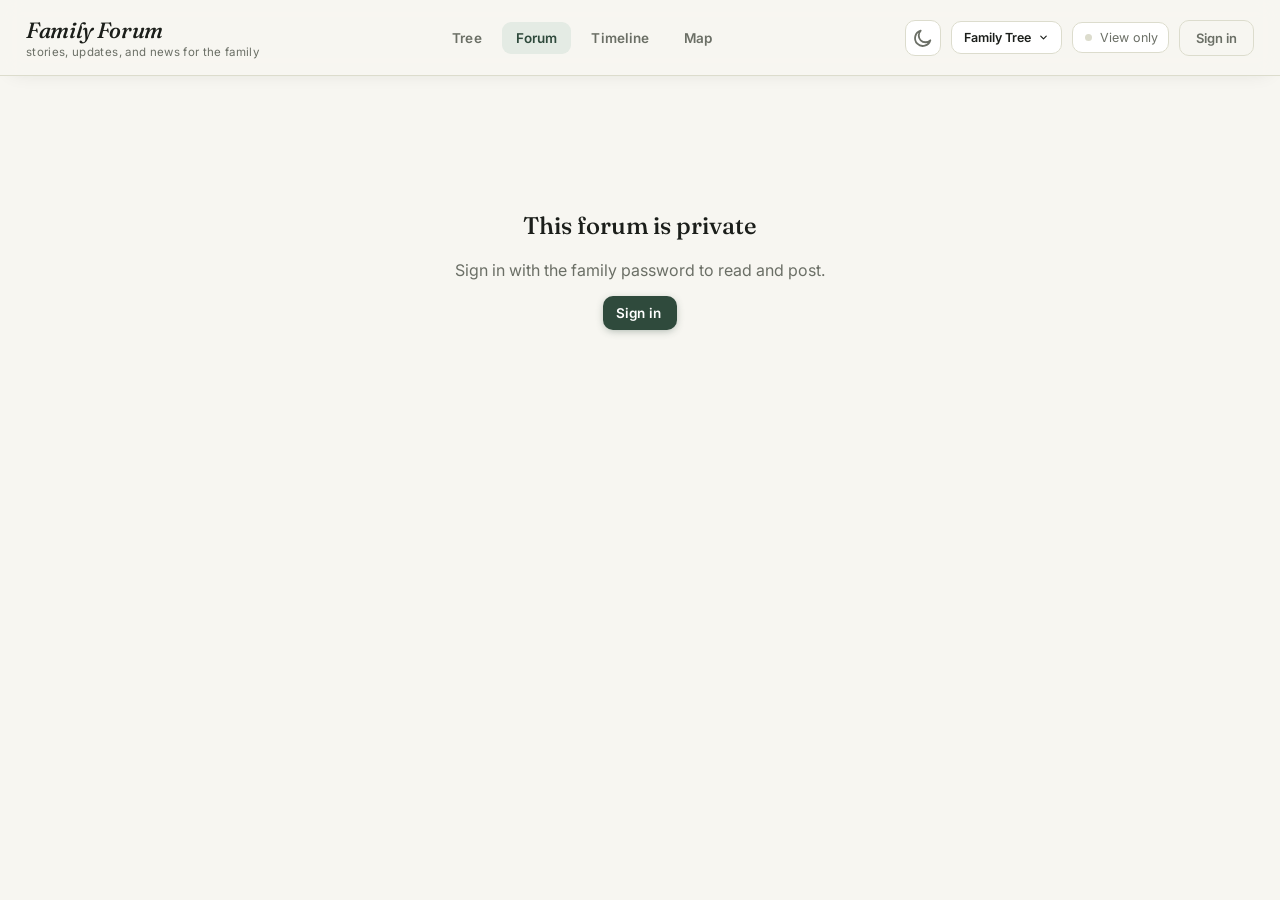
<file: forum.html>
<!DOCTYPE html>
<html lang="en">
<head>
<meta charset="UTF-8">
<meta name="viewport" content="width=device-width, initial-scale=1.0">
<title>Family Forum</title>
<link rel="preconnect" href="https://fonts.googleapis.com">
<link rel="preconnect" href="https://fonts.gstatic.com" crossorigin>
<link href="https://fonts.googleapis.com/css2?family=Fraunces:ital,opsz,wght@0,9..144,400;0,9..144,500;0,9..144,600;1,9..144,500&family=Inter:wght@400;500;600;700&display=swap" rel="stylesheet">
<link rel="stylesheet" href="css/style.css">
</head>
<body>

<div class="topnav">
  <div class="brand">
    <div class="mark">Family Forum</div>
    <div class="sub">stories, updates, and news for the family</div>
  </div>
  <div class="navlinks">
    <a href="index.html">Tree</a>
    <a href="forum.html" class="active">Forum</a>
    <a href="timeline.html">Timeline</a>
    <a href="map.html">Map</a>
  </div>
  <div class="controls">
    <button class="iconbtn search-trigger" type="button" title="Search people (or just start typing)" aria-label="Search people">
      <svg viewBox="0 0 24 24" width="16" height="16" fill="none" stroke="currentColor" stroke-width="2.2" stroke-linecap="round"><circle cx="11" cy="11" r="7"/><path d="M20 20l-3.5-3.5"/></svg>
    </button>
    <button class="iconbtn theme-toggle" type="button" title="Toggle dark mode"></button>
    <div class="family-switch" id="familySwitch">
      <button class="family-pill" id="familyPillBtn" type="button">
        <span id="familyPillLabel">Family Tree</span>
        <svg viewBox="0 0 24 24" width="11" height="11" fill="none" stroke="currentColor" stroke-width="2.5" stroke-linecap="round" stroke-linejoin="round"><polyline points="6 9 12 15 18 9"/></svg>
      </button>
      <div class="family-menu" id="familyMenu"></div>
    </div>
    <div class="auth-pill" id="authPill"><span class="dot"></span><span class="label">View only</span></div>
    <button class="btn-ghost" id="signBtn">Sign in</button>
  </div>
</div>

<div class="forum-wrap" id="forumWrap">
  <!-- Locked state -->
  <div class="forum-locked" id="forumLocked" style="display:none;">
    <h2>This forum is private</h2>
    <p>Sign in with the family password to read and post.</p>
    <button class="btn-primary" id="lockedSignIn" style="margin:16px auto 0;">Sign in</button>
  </div>

  <!-- List view -->
  <div id="listView" style="display:none;">
    <div class="forum-header">
      <h1>Latest posts</h1>
      <button class="btn-primary" id="newPostBtn">
        <svg viewBox="0 0 24 24" fill="none" stroke="currentColor" stroke-width="2.4" stroke-linecap="round"><line x1="12" y1="5" x2="12" y2="19"/><line x1="5" y1="12" x2="19" y2="12"/></svg>
        <span class="btn-label">New post</span>
      </button>
    </div>
    <div id="postList"></div>
    <div class="empty-forum" id="emptyForum" style="display:none;">No posts yet — be the first to share something.</div>
  </div>

  <!-- Single post view -->
  <div id="postView" style="display:none;">
    <button class="back-link" id="backToList">&larr; Back to all posts</button>
    <div class="post-full" id="postFull"></div>
  </div>
</div>

<!-- New post modal -->
<div class="overlay" id="postOverlay">
  <div class="modal" style="width:520px;">
    <h3>New post</h3>
    <p class="subhead">Share an update, story, or memory with the family.</p>
    <div class="error-msg" id="postError"></div>
    <div class="field">
      <label>Your name</label>
      <input type="text" id="postAuthor" placeholder="e.g. Grandma Rosa">
    </div>
    <div class="field">
      <label>Title</label>
      <input type="text" id="postTitle" placeholder="What's this about?">
    </div>
    <div class="field">
      <label>Message</label>
      <textarea id="postBody" style="min-height:160px;" placeholder="Write your post..."></textarea>
    </div>
    <div class="modal-actions">
      <div style="display:flex; gap:8px; margin-left:auto;">
        <button class="btn-ghost" id="postCancel">Cancel</button>
        <button class="btn-primary" id="postSubmit">Publish</button>
      </div>
    </div>
  </div>
</div>

<!-- Login modal (shared) -->
<div class="overlay" id="loginOverlay">
  <div class="modal" style="width:340px;">
    <h3>Sign in</h3>
    <p class="subhead">Enter the family password to read and post on the forum.</p>
    <div class="error-msg" id="loginError"></div>
    <div class="field">
      <label>Password</label>
      <input type="password" id="loginPassword" placeholder="Family password">
    </div>
    <div class="modal-actions">
      <div style="display:flex; gap:8px; margin-left:auto;">
        <button class="btn-ghost" id="loginCancel">Cancel</button>
        <button class="btn-primary" id="loginSubmit">Sign in</button>
      </div>
    </div>
  </div>
</div>

<script src="js/auth-shared.js"></script>
<div id="searchHost"></div>
<script src="js/forum.js"></script>
<script src="js/search.js"></script>
</body>
</html>
</file>
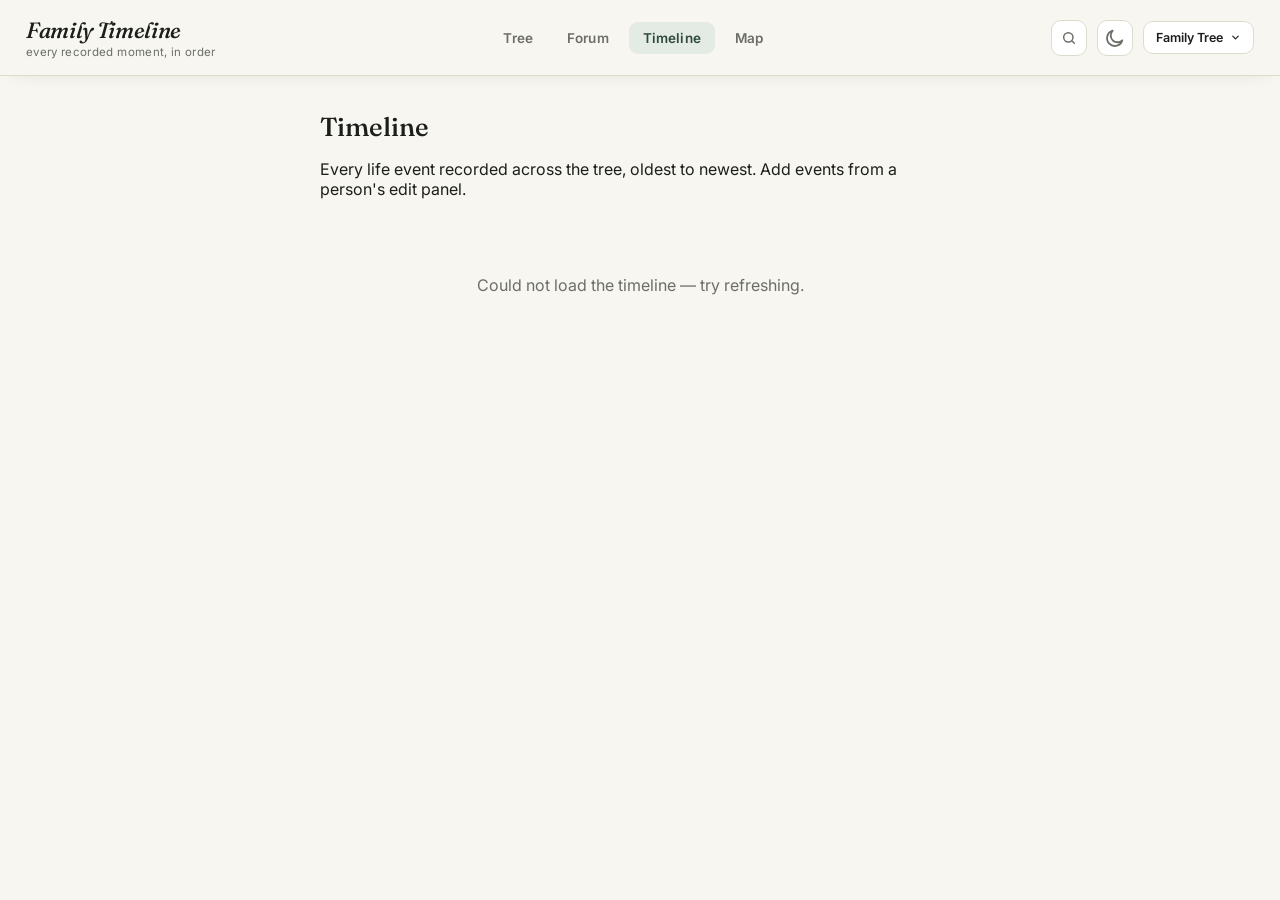
<file: timeline.html>
<!DOCTYPE html>
<html lang="en">
<head>
<meta charset="UTF-8">
<meta name="viewport" content="width=device-width, initial-scale=1.0">
<title>Family Timeline</title>
<link rel="preconnect" href="https://fonts.googleapis.com">
<link rel="preconnect" href="https://fonts.gstatic.com" crossorigin>
<link href="https://fonts.googleapis.com/css2?family=Fraunces:ital,opsz,wght@0,9..144,400;0,9..144,500;0,9..144,600;1,9..144,500&family=Inter:wght@400;500;600;700&display=swap" rel="stylesheet">
<link rel="stylesheet" href="css/style.css">
</head>
<body>

<div class="topnav">
  <div class="brand">
    <div class="mark">Family Timeline</div>
    <div class="sub">every recorded moment, in order</div>
  </div>
  <div class="navlinks">
    <a href="index.html">Tree</a>
    <a href="forum.html">Forum</a>
    <a href="timeline.html" class="active">Timeline</a>
    <a href="map.html">Map</a>
  </div>
  <div class="controls">
    <button class="iconbtn search-trigger" type="button" title="Search people (or just start typing)" aria-label="Search people">
      <svg viewBox="0 0 24 24" width="16" height="16" fill="none" stroke="currentColor" stroke-width="2.2" stroke-linecap="round"><circle cx="11" cy="11" r="7"/><path d="M20 20l-3.5-3.5"/></svg>
    </button>
    <button class="iconbtn theme-toggle" type="button" title="Toggle dark mode"></button>
    <div class="family-switch" id="familySwitch">
      <button class="family-pill" id="familyPillBtn" type="button">
        <span id="familyPillLabel">Family Tree</span>
        <svg viewBox="0 0 24 24" width="11" height="11" fill="none" stroke="currentColor" stroke-width="2.5" stroke-linecap="round" stroke-linejoin="round"><polyline points="6 9 12 15 18 9"/></svg>
      </button>
      <div class="family-menu" id="familyMenu"></div>
    </div>
  </div>
</div>

<div class="timeline-wrap" id="timelineWrap">
  <div class="timeline-header" id="timelineHeader">
    <h1>Timeline</h1>
    <p class="hint-sm">Every life event recorded across the tree, oldest to newest. Add events from a person's edit panel.</p>
  </div>
  <div id="timelineList"></div>
  <div class="empty-timeline" id="emptyTimeline" style="display:none;">No events recorded yet.</div>
</div>

<script src="js/auth-shared.js"></script>
<div id="searchHost"></div>
<script src="js/timeline.js"></script>
<script src="js/search.js"></script>
</body>
</html>
</file>
<file: css/style.css>
:root{
  --paper:#f7f6f1;
  --paper-dim:#eeece4;
  --ink:#1b1e1a;
  --ink-soft:#6b6f66;
  --line:#dcdccd;
  --accent:#2f4a3c;
  --accent-soft:#e4ebe4;
  --divorced:#b3826a;
  --card:#ffffff;
  --danger:#b3413a;
  --radius:16px;
  --shadow: 0 1px 2px rgba(27,30,26,0.05), 0 8px 24px rgba(27,30,26,0.07);
  --glow: rgba(47,74,60,0.45);
  --nav-bg: rgba(247,246,241,0.88);
  --vignette: rgba(47,74,60,0.05);
}
html[data-theme="dark"]{
  --paper:#14171a;
  --paper-dim:#1e2226;
  --ink:#e8e9e4;
  --ink-soft:#9aa39c;
  --line:#2c3238;
  --accent:#7fb096;
  --accent-soft:#243329;
  --divorced:#c99377;
  --card:#1b1f23;
  --danger:#e2776e;
  --shadow: 0 1px 2px rgba(0,0,0,0.35), 0 8px 24px rgba(0,0,0,0.4);
  --glow: rgba(127,176,150,0.5);
  --nav-bg: rgba(20,23,26,0.88);
  --vignette: rgba(127,176,150,0.07);
}
html[data-theme="dark"] img{ opacity:0.94; }
html[data-theme="dark"] input[type=date]{ color-scheme:dark; }
*{box-sizing:border-box;}
html,body{ margin:0; padding:0; background:var(--paper); color:var(--ink);
  font-family:'Inter',sans-serif; -webkit-font-smoothing:antialiased; }
img{ max-width:100%; }

/* ---------- Top nav (shared) ---------- */
.topnav{
  display:flex; align-items:center; justify-content:space-between;
  padding:16px 26px; background:var(--nav-bg); backdrop-filter:blur(10px); -webkit-backdrop-filter:blur(10px);
  box-shadow:0 1px 0 var(--line), 0 8px 20px -12px rgba(27,30,26,0.12);
  flex-wrap:wrap; gap:14px; position:relative; z-index:30;
}
.brand{ display:flex; flex-direction:column; gap:1px; }
.brand .mark{ font-family:'Fraunces',serif; font-style:italic; font-weight:500;
  font-size:22px; letter-spacing:-0.015em; color:var(--ink); cursor:default; }
.brand .mark.editable{ cursor:text; border-bottom:1px dashed transparent; }
.brand .mark.editable:hover{ border-bottom-color:var(--line); }
.brand .sub{ font-size:11.5px; color:var(--ink-soft); letter-spacing:0.03em; }
.brand input.title-edit{
  font-family:'Fraunces',serif; font-style:italic; font-weight:500; font-size:22px;
  border:1px solid var(--accent); border-radius:8px; padding:2px 8px; background:var(--card);
  color:var(--ink); outline:none;
}

.navlinks{ display:flex; align-items:center; gap:6px; }
.navlinks a{
  text-decoration:none; color:var(--ink-soft); font-size:13.5px; font-weight:600;
  padding:8px 14px; border-radius:9px; letter-spacing:0.01em; transition:all .15s ease;
}
.navlinks a:hover{ background:var(--paper-dim); color:var(--ink); }
.navlinks a.active{ background:var(--accent-soft); color:var(--accent); }

.controls{ display:flex; align-items:center; gap:10px; flex-wrap:wrap; }

.family-switch{ position:relative; }
.family-pill{ display:flex; align-items:center; gap:7px; background:var(--card); border:1px solid var(--line);
  border-radius:10px; padding:8px 12px; font-family:'Inter'; font-size:12.5px; font-weight:600;
  color:var(--ink); cursor:pointer; transition:border-color .15s ease; }
.family-pill:hover{ border-color:var(--accent); }
.family-pill.single{ cursor:default; }
.family-pill.single:hover{ border-color:var(--line); }
.family-pill.single svg{ display:none; }
.family-menu{ position:absolute; top:calc(100% + 6px); left:0; background:var(--card); border:1px solid var(--line);
  border-radius:12px; box-shadow:var(--shadow); min-width:190px; max-height:280px; overflow-y:auto;
  padding:6px; z-index:50; display:none; }
.family-menu.show{ display:block; }
.family-menu a{ display:block; padding:8px 11px; border-radius:8px; font-size:13px; color:var(--ink);
  text-decoration:none; white-space:nowrap; overflow:hidden; text-overflow:ellipsis; }
.family-menu a:hover{ background:var(--paper-dim); }
.family-menu a.active{ background:var(--accent-soft); color:var(--accent); font-weight:600; }
.auth-pill{
  display:flex; align-items:center; gap:8px; font-size:12.5px; color:var(--ink-soft);
  border:1px solid var(--line); border-radius:10px; padding:7px 10px 7px 12px; background:var(--card);
}
.auth-pill .dot{ width:7px; height:7px; border-radius:50%; background:var(--line); }
.auth-pill.on .dot{ background:var(--accent); }
.auth-pill.on{ border-color:var(--accent); color:var(--accent); }

.segmented{ display:flex; border:1px solid var(--line); border-radius:10px; overflow:hidden; background:var(--card); }
.segmented button{ border:none; background:transparent; padding:8px 11px; font-family:'Inter';
  display:flex; align-items:center; justify-content:center; width:38px; height:36px;
  font-size:13px; font-weight:600; color:var(--ink-soft); cursor:pointer; letter-spacing:0.02em;
  transition:background .15s ease, color .15s ease; }
.segmented button svg{ width:18px; height:18px; }
.segmented button.active{ background:var(--accent); color:#fff; }
.segmented button:not(.active):hover{ background:var(--paper-dim); color:var(--ink); }

.iconbtn{ width:36px; height:36px; border-radius:10px; border:1px solid var(--line);
  background:var(--card); color:var(--ink-soft); font-size:16px; cursor:pointer;
  display:flex; align-items:center; justify-content:center; transition:all .15s ease; }
.iconbtn:hover{ background:var(--paper-dim); color:var(--ink); }

.btn-primary{ display:flex; align-items:center; gap:7px; background:var(--accent); color:#fff;
  border:none; border-radius:10px; padding:9px 16px 9px 13px; font-family:'Inter'; font-weight:600;
  font-size:13.5px; cursor:pointer; letter-spacing:0.01em; box-shadow:0 2px 8px -2px var(--glow);
  transition:transform .12s ease, opacity .12s ease, box-shadow .12s ease; }
.btn-primary:hover{ opacity:0.92; box-shadow:0 4px 14px -2px var(--glow); }
.btn-primary:active{ transform:scale(0.97); }
.btn-primary svg{ width:15px; height:15px; }
.btn-primary:disabled{ opacity:.5; cursor:default; }

.btn-ghost{ background:none; border:1px solid var(--line); border-radius:10px; padding:9px 16px;
  font-family:'Inter'; font-size:13px; font-weight:600; color:var(--ink-soft); cursor:pointer; }
.btn-ghost:hover{ background:var(--paper-dim); }
.btn-danger{ color:var(--danger); border-color:transparent; background:none; font-size:12.5px;
  font-weight:600; cursor:pointer; }
.btn-danger:hover{ text-decoration:underline; }

/* ---------- Generic overlay / modal ---------- */
.overlay{ position:fixed; inset:0; background:rgba(27,30,26,0.35); display:flex;
  align-items:center; justify-content:center; z-index:200; opacity:0; pointer-events:none;
  transition:opacity .18s ease; padding:20px; }
.overlay.show{ opacity:1; pointer-events:auto; }
.modal{ background:var(--card); border-radius:20px; width:420px; max-width:94vw;
  max-height:88vh; overflow-y:auto; padding:26px; box-shadow:0 20px 60px rgba(0,0,0,0.18);
  transform:translateY(10px) scale(0.98); transition:transform .18s ease; }
.overlay.show .modal{ transform:translateY(0) scale(1); }
.modal h3{ font-family:'Fraunces',serif; font-weight:500; font-size:20px; margin:0 0 4px; }
.modal .subhead{ font-size:12.5px; color:var(--ink-soft); margin:0 0 18px; }
.modal .error-msg{ background:var(--accent-soft); color:var(--danger); border-radius:9px; padding:9px 12px;
  font-size:12.5px; margin-bottom:14px; display:none; }
.modal .error-msg.show{ display:block; }

.field{ margin-bottom:16px; }
.field label{ display:block; font-size:12px; font-weight:600; color:var(--ink-soft); margin-bottom:7px; letter-spacing:0.02em; }
.field input[type=text], .field input[type=date], .field input[type=password], .field textarea{
  width:100%; padding:10px 12px; border:1px solid var(--line); border-radius:10px;
  font-family:'Inter'; font-size:14px; background:var(--paper); color:var(--ink); }
.field textarea{ resize:vertical; min-height:80px; }
.field input:focus, .field textarea:focus, .field select:focus{ outline:none; border-color:var(--accent); }
.field select{ width:100%; padding:10px 12px; border:1px solid var(--line); border-radius:10px;
  font-family:'Inter'; font-size:14px; background:var(--paper); color:var(--ink); }
.field .row2{ display:grid; grid-template-columns:1fr 1fr; gap:10px; }
.field .hint-sm{ font-size:11px; color:var(--ink-soft); margin-top:6px; }

.photo-row{ display:flex; align-items:center; gap:14px; }
.photo-preview{ width:60px; height:60px; border-radius:50%; background:var(--paper-dim);
  background-size:cover; background-position:center; border:1px solid var(--line);
  display:flex; align-items:center; justify-content:center; color:var(--ink-soft); font-size:20px; flex-shrink:0; }
.file-btn{ border:1px solid var(--line); background:var(--card); padding:8px 14px;
  border-radius:9px; font-size:12.5px; font-weight:600; color:var(--ink); cursor:pointer; }
.file-btn:hover{ border-color:var(--accent); }

.radio-group{ display:flex; flex-direction:column; gap:8px; }
.radio-opt{ display:flex; align-items:center; gap:9px; padding:9px 11px; border:1px solid var(--line);
  border-radius:10px; cursor:pointer; font-size:13.5px; transition:border-color .15s ease, background .15s ease; }
.radio-opt:hover{ border-color:var(--accent); }
.radio-opt.checked{ border-color:var(--accent); background:var(--accent-soft); }
.radio-opt input{ accent-color:var(--accent); }

.pick-list{ max-height:150px; overflow-y:auto; border:1px solid var(--line); border-radius:10px;
  margin-top:8px; display:none; }
.pick-list.show{ display:block; }
.pick-row{ display:flex; align-items:center; gap:9px; padding:8px 11px; font-size:13px;
  border-bottom:1px solid var(--line); cursor:pointer; }
.pick-row:last-child{ border-bottom:none; }
.pick-row:hover{ background:var(--paper-dim); }
.pick-row.disabled{ opacity:0.55; cursor:default; background:var(--accent-soft); }
.pick-row input{ accent-color:var(--accent); }
.pick-row .mini-avatar{ width:22px; height:22px; border-radius:50%; background-size:cover;
  background-position:center; background-color:var(--accent); flex-shrink:0; }
.hint{ font-size:11px; color:var(--ink-soft); margin-top:6px; }
.fixed-target{ display:flex; align-items:center; gap:9px; padding:9px 11px; border:1px solid var(--accent);
  background:var(--accent-soft); border-radius:10px; font-size:13.5px; margin-bottom:10px; }
.fixed-target .fixed-and{ color:var(--ink-soft); font-style:italic; font-size:12px; }

.conn-list{ display:flex; flex-direction:column; gap:6px; margin-bottom:16px; }
.conn-tag{ font-size:12.5px; color:var(--ink-soft); }
.conn-tag b{ color:var(--ink); font-weight:600; }

.modal-actions{ display:flex; justify-content:space-between; align-items:center; margin-top:22px; gap:10px; }

/* ---------- Collapsible sections (Memory Capsule, Life events) ---------- */
.section-group{ border:1px solid var(--line); border-radius:12px; margin-bottom:16px; padding:2px 14px 14px; }
.section-group summary{ cursor:pointer; font-weight:600; font-size:13.5px; padding:12px 0; list-style:none;
  color:var(--ink); display:flex; align-items:center; }
.section-group summary::-webkit-details-marker{ display:none; }
.section-group summary::before{ content:'▸'; margin-right:8px; color:var(--ink-soft); font-size:11px; transition:transform .15s ease; }
.section-group[open] summary::before{ transform:rotate(90deg); }
.section-group > .hint-sm{ margin:-6px 0 12px; }

.capsule-text-field, .capsule-file-field{ margin-bottom:16px; }
.capsule-text-field:last-child, .capsule-file-field:last-child{ margin-bottom:0; }
.capsule-text-field label, .capsule-file-field label{ display:block; font-size:12px; font-weight:600;
  color:var(--ink-soft); margin-bottom:7px; letter-spacing:0.02em; }

.tag-list{ display:flex; flex-wrap:wrap; gap:6px; margin-bottom:8px; }
.tag-list:empty{ display:none; margin:0; }
.tag-chip{ display:flex; align-items:center; gap:6px; background:var(--paper-dim); border-radius:20px;
  padding:5px 6px 5px 12px; font-size:12.5px; color:var(--ink); max-width:260px; }
.tag-chip span{ overflow:hidden; text-overflow:ellipsis; white-space:nowrap; }
.tag-chip button{ width:16px; height:16px; border-radius:50%; border:none; background:var(--line); color:var(--ink-soft);
  display:flex; align-items:center; justify-content:center; cursor:pointer; font-size:10px; line-height:1; padding:0; flex-shrink:0; }
.tag-chip button:hover{ background:var(--danger); color:#fff; }
.tag-add-row{ display:flex; gap:8px; }
.tag-add-row input{ flex:1; padding:8px 11px; border:1px solid var(--line); border-radius:9px; font-size:13px;
  font-family:'Inter'; background:var(--paper); color:var(--ink); }
.tag-add-row button{ flex-shrink:0; padding:8px 14px; font-size:12.5px; }

.file-list{ display:flex; flex-direction:column; gap:6px; margin-bottom:8px; }
.file-list:empty{ display:none; margin:0; }
.file-row{ display:flex; align-items:center; gap:9px; padding:8px 10px; border:1px solid var(--line); border-radius:9px;
  font-size:12.5px; background:var(--paper); }
.file-row .file-icon{ width:26px; height:26px; border-radius:7px; background:var(--accent-soft); color:var(--accent);
  display:flex; align-items:center; justify-content:center; flex-shrink:0; font-size:12px; font-weight:700; }
.file-row a{ color:var(--ink); text-decoration:none; flex:1; overflow:hidden; text-overflow:ellipsis; white-space:nowrap; }
.file-row a:hover{ text-decoration:underline; }
.file-row button{ width:20px; height:20px; border-radius:50%; border:none; background:var(--line); color:var(--ink-soft);
  display:flex; align-items:center; justify-content:center; cursor:pointer; font-size:11px; flex-shrink:0; padding:0; }
.file-row button:hover{ background:var(--danger); color:#fff; }
.file-row.uploading{ opacity:0.55; }

.events-list{ display:flex; flex-direction:column; gap:8px; margin-bottom:12px; }
.events-list:empty{ margin:0; }
.event-row{ padding:10px 12px; border:1px solid var(--line); border-radius:9px; background:var(--paper); }
.event-row .erow-top{ display:flex; justify-content:space-between; align-items:flex-start; gap:8px; }
.event-row .etitle{ font-weight:600; font-size:13px; color:var(--ink); }
.event-row .edate{ font-size:11px; color:var(--ink-soft); white-space:nowrap; padding-top:1px; }
.event-row .edesc{ font-size:12.5px; color:var(--ink-soft); margin-top:4px; line-height:1.5; white-space:pre-wrap; }
.event-row .erm{ width:20px; height:20px; border-radius:50%; border:none; background:var(--line); color:var(--ink-soft);
  display:flex; align-items:center; justify-content:center; cursor:pointer; font-size:11px; flex-shrink:0; padding:0; }
.event-row .erm:hover{ background:var(--danger); color:#fff; }
.event-add-row{ display:flex; flex-direction:column; gap:8px; }
.event-add-row input, .event-add-row textarea{ padding:9px 11px; border:1px solid var(--line); border-radius:9px;
  font-size:13px; font-family:'Inter'; background:var(--paper); color:var(--ink); resize:vertical; }
.event-add-row button{ align-self:flex-start; }

/* ---------- Gallery manager (edit modal) ---------- */
.gallery-grid{ display:grid; grid-template-columns:repeat(4,1fr); gap:8px; margin-top:10px; }
.gallery-thumb{ position:relative; width:100%; aspect-ratio:1; border-radius:10px; overflow:hidden;
  background-size:cover; background-position:center; border:1px solid var(--line); }
.gallery-thumb .rm{ position:absolute; top:3px; right:3px; width:20px; height:20px; border-radius:50%;
  background:rgba(27,30,26,0.65); color:#fff; border:none; font-size:12px; cursor:pointer;
  display:flex; align-items:center; justify-content:center; }
.gallery-add{ display:flex; align-items:center; justify-content:center; aspect-ratio:1;
  border:1.5px dashed var(--line); border-radius:10px; cursor:pointer; color:var(--ink-soft); font-size:20px; }
.gallery-add:hover{ border-color:var(--accent); color:var(--accent); }

/* ---------- Cropper modal ---------- */
.crop-wrap{ max-height:52vh; overflow:hidden; background:#000; border-radius:12px; margin-bottom:16px; }
.crop-wrap img{ display:block; max-width:100%; }
.crop-shape-toggle{ display:flex; gap:8px; margin-bottom:14px; }
.crop-shape-toggle button{ flex:1; }

/* ---------- Bio view modal ---------- */
.bio-modal{ width:480px; }
.bio-head{ display:flex; gap:16px; align-items:center; margin-bottom:18px; }
.bio-avatar{ width:84px; height:84px; border-radius:50%; background-size:cover; background-position:center;
  border:2px solid var(--card); box-shadow:0 0 0 1px var(--line); flex-shrink:0;
  display:flex; align-items:center; justify-content:center; font-family:'Fraunces',serif;
  font-weight:500; font-size:26px; color:#fff; }
.bio-head h3{ margin:0 0 4px; font-size:22px; }
.bio-dates{ font-size:12.5px; color:var(--ink-soft); }
.bio-facts{ display:flex; flex-direction:column; gap:10px; margin-bottom:18px; }
.bio-fact{ display:flex; gap:10px; font-size:13.5px; }
.bio-fact .k{ color:var(--ink-soft); min-width:96px; flex-shrink:0; font-weight:600; font-size:12px;
  text-transform:uppercase; letter-spacing:0.04em; padding-top:1px; }
.bio-fact .v{ color:var(--ink); line-height:1.5; }
.bio-section-title{ font-size:12px; font-weight:600; color:var(--ink-soft); text-transform:uppercase;
  letter-spacing:0.04em; margin:18px 0 10px; }
.bio-gallery{ display:grid; grid-template-columns:repeat(3,1fr); gap:8px; }

.bio-events{ display:flex; flex-direction:column; gap:10px; }
.bio-timeline-link{ display:inline-block; margin-top:12px; font-size:12.5px; font-weight:600; color:var(--accent); text-decoration:none; }
.bio-timeline-link:hover{ text-decoration:underline; }
.bio-event{ display:flex; gap:12px; }
.bio-event .be-dot{ width:8px; height:8px; border-radius:50%; background:var(--accent); flex-shrink:0; margin-top:6px; }
.bio-event .be-body{ flex:1; }
.bio-event .be-date{ font-size:11px; color:var(--ink-soft); text-transform:uppercase; letter-spacing:0.04em; font-weight:600; }
.bio-event .be-title{ font-size:13.5px; color:var(--ink); font-weight:600; margin-top:1px; }
.bio-event .be-desc{ font-size:12.5px; color:var(--ink-soft); margin-top:3px; line-height:1.55; white-space:pre-wrap; }

.bio-capsule .bc-group{ margin-bottom:16px; }
.bio-capsule .bc-group:last-child{ margin-bottom:0; }
.bio-capsule .bc-label{ font-size:11px; font-weight:600; color:var(--ink-soft); text-transform:uppercase;
  letter-spacing:0.04em; margin-bottom:8px; }
.bio-capsule .bc-tags{ display:flex; flex-wrap:wrap; gap:6px; }
.bio-capsule .bc-tag{ background:var(--paper-dim); border-radius:20px; padding:5px 12px; font-size:12.5px; color:var(--ink); }
.bio-capsule .bc-quote{ font-size:13px; font-style:italic; color:var(--ink); line-height:1.55; padding:8px 0 8px 12px;
  border-left:2px solid var(--accent-soft); margin-bottom:6px; }
.bio-capsule .bc-files{ display:flex; flex-direction:column; gap:6px; }
.bio-capsule .bc-file{ display:flex; align-items:center; gap:9px; padding:8px 10px; border:1px solid var(--line);
  border-radius:9px; font-size:12.5px; }
.bio-capsule .bc-file .bcf-icon{ width:24px; height:24px; border-radius:6px; background:var(--accent-soft);
  color:var(--accent); display:flex; align-items:center; justify-content:center; font-size:11px; font-weight:700; flex-shrink:0; }
.bio-capsule .bc-file a{ color:var(--ink); text-decoration:none; overflow:hidden; text-overflow:ellipsis; white-space:nowrap; }
.bio-capsule .bc-file a:hover{ text-decoration:underline; }
.bio-capsule audio, .bio-capsule video{ width:100%; border-radius:9px; display:block; margin-bottom:4px; }
.bio-gallery img{ width:100%; aspect-ratio:1; object-fit:cover; border-radius:10px; cursor:pointer;
  border:1px solid var(--line); }
.lightbox{ position:fixed; inset:0; background:rgba(0,0,0,0.82); display:flex; align-items:center;
  justify-content:center; z-index:300; opacity:0; pointer-events:none; transition:opacity .15s ease; }
.lightbox.show{ opacity:1; pointer-events:auto; }
.lightbox img{ max-width:90vw; max-height:88vh; border-radius:8px; }
.lightbox .close{ position:absolute; top:20px; right:26px; color:#fff; font-size:28px; cursor:pointer;
  background:none; border:none; }

::-webkit-scrollbar{ width:8px; }
::-webkit-scrollbar-thumb{ background:var(--line); border-radius:8px; }

/* ---------- Tree page ---------- */
.app{ display:flex; flex-direction:column; flex:1; min-height:0; width:100%; }
.viewport{ position:relative; flex:1; min-height:0; overflow:hidden; cursor:grab; touch-action:none;
  background-color:var(--paper);
  background-image:
    radial-gradient(circle at 1px 1px, var(--line) 1px, transparent 0),
    radial-gradient(ellipse at 50% 0%, var(--vignette), transparent 60%);
  background-size:28px 28px, 100% 100%; background-position:0 0, 0 0; }
.viewport.grabbing{ cursor:grabbing; }
#stage{ position:absolute; top:50%; left:50%; transform-origin:0 0; will-change:transform; }
svg#lines{ position:absolute; top:-4000px; left:-4000px; width:8000px; height:8000px; overflow:visible;
  pointer-events:none; }
path.branch{ fill:none; stroke:var(--line); stroke-width:2.25; }
line.union-link{ stroke-linecap:round; }
line.union-married{ stroke:var(--accent); stroke-width:2.5; }
line.union-partner{ stroke:var(--accent); stroke-width:2; stroke-dasharray:1 5; }
line.union-divorced{ stroke:var(--divorced); stroke-width:1.75; stroke-dasharray:6 5; opacity:0.8; }
circle.union-dot{ fill:var(--card); stroke-width:2.25; }
circle.union-dot.married{ fill:var(--accent); stroke:var(--accent); }
circle.union-dot.partner{ fill:var(--card); stroke:var(--accent); }
circle.union-dot.divorced{ fill:var(--card); stroke:var(--divorced); r:3.5; }
#nodes{ position:absolute; top:-4000px; left:-4000px; }
.node{ position:absolute; width:132px; display:flex; flex-direction:column; align-items:center;
  transform:translate(-50%,-50%);
  transition: box-shadow .15s ease, transform .35s ease, opacity .18s ease, filter .18s ease; }
.node .card{ width:100%; background:var(--card); border:1px solid var(--line); border-radius:var(--radius);
  box-shadow:var(--shadow); padding:14px 10px 12px; display:flex; flex-direction:column; align-items:center;
  gap:8px; position:relative; cursor:pointer; transition:border-color .18s ease, box-shadow .18s ease, transform .18s ease; }
.node .card:hover{ border-color:var(--accent); transform:translateY(-3px);
  box-shadow:0 2px 4px rgba(27,30,26,0.05), 0 16px 32px -8px rgba(27,30,26,0.16); }
.avatar{ width:60px; height:60px; border-radius:50%; background-size:cover; background-position:center;
  display:flex; align-items:center; justify-content:center; font-family:'Fraunces',serif; font-weight:500;
  font-size:19px; color:#fff; border:2.5px solid var(--card); box-shadow:0 0 0 1px var(--line), 0 2px 6px rgba(27,30,26,0.08); flex-shrink:0; }
.node .name{ font-family:'Fraunces',serif; font-weight:500; font-size:14.5px; text-align:center;
  line-height:1.25; color:var(--ink); max-width:110px; overflow-wrap:break-word; }
.node .age{ font-size:11px; color:var(--ink-soft); letter-spacing:0.02em; margin-top:-4px; }
.node .nickname{ font-size:11px; color:var(--ink-soft); font-style:italic; margin-top:-4px; max-width:110px;
  overflow:hidden; text-overflow:ellipsis; white-space:nowrap; }
.bio-nickname{ font-size:13px; color:var(--ink-soft); font-style:italic; margin-top:1px; }
.node .actions{ position:absolute; top:-14px; left:50%; transform:translateX(-50%); display:flex; gap:4px;
  opacity:0; transition:opacity .15s ease; }
.node .card:hover .actions{ opacity:1; }
.node .actions button{ width:26px; height:26px; border-radius:50%; border:1px solid var(--line);
  background:var(--card); color:var(--ink-soft); cursor:pointer; display:flex; align-items:center;
  justify-content:center; box-shadow:var(--shadow); }
.node .actions button svg{ width:13px; height:13px; }
.node .actions button:hover{ background:var(--accent); color:#fff; border-color:var(--accent); }
body.locked .node .actions{ display:none !important; }

.lock-badge{ position:absolute; top:-6px; right:-6px; width:22px; height:22px; border-radius:50%;
  background:var(--card); border:1px solid var(--line); color:var(--ink-soft); box-shadow:var(--shadow);
  display:flex; align-items:center; justify-content:center; }
.lock-badge svg{ width:11px; height:11px; }

.lock-toggle{ display:flex; align-items:center; gap:9px; font-size:13.5px; color:var(--ink); cursor:pointer; }
.lock-toggle input{ accent-color:var(--accent); width:16px; height:16px; cursor:pointer; }
.btn-danger:disabled{ opacity:0.4; cursor:not-allowed; text-decoration:none; }

/* Touch devices have no hover, so these action buttons (edit/add child/add
   partner) would otherwise be unreachable — keep them visible when signed in. */
@media (hover:none){
  body:not(.locked) .node .actions{ opacity:1; }
}

/* ---------- Hover lineage highlight ---------- */
.node.lineage-dim{ opacity:0.22; filter:grayscale(45%); }
.node.lineage-on .card{
  border-color:var(--accent);
  box-shadow: 0 0 0 3px var(--accent-soft), 0 0 22px 5px var(--glow), var(--shadow);
}
.node.lineage-on .avatar{ box-shadow:0 0 0 3px var(--card), 0 0 14px 3px var(--glow); }
path.branch.lineage-on{ stroke:var(--accent); stroke-width:3.5; filter:drop-shadow(0 0 4px var(--glow)); }
line.union-link.lineage-on{ stroke:var(--accent); filter:drop-shadow(0 0 4px var(--glow)); }
circle.union-dot.lineage-on{ fill:var(--accent); stroke:var(--accent); filter:drop-shadow(0 0 4px var(--glow)); }

/* A divorced ex who has since been superseded by a current partner is
   docked next to their co-parent rather than floating off elsewhere, and
   rendered smaller so the current relationship still reads as primary. */
.node.secondary{ width:96px; }
.node.secondary .avatar{ width:44px; height:44px; font-size:14px; }
.node.secondary .name{ font-size:12px; max-width:88px; }
.node.secondary .age{ font-size:10px; }
.node.secondary .card{ padding:10px 8px 9px; gap:6px; }

/* Circle mode uses a compact card so the ring radii (which are derived
   from card footprint) stay tight — this is what lets everything render
   larger on screen instead of being zoomed out to fit a huge diagram.
   These widths must match CIRCLE_NODE_W / CIRCLE_EX_NODE_W in tree.js. */
.viewport.mode-circle .node{ width:86px; }
.viewport.mode-circle .node.secondary{ width:68px; }
.viewport.mode-circle .node .card{ padding:9px 6px 8px; gap:5px; border-radius:12px; }
.viewport.mode-circle .node .avatar{ width:44px; height:44px; font-size:15px; border-width:2px; }
.viewport.mode-circle .node.secondary .avatar{ width:34px; height:34px; font-size:12px; }
.viewport.mode-circle .node .name{ font-size:11.5px; max-width:78px; line-height:1.2; }
.viewport.mode-circle .node.secondary .name{ font-size:10px; max-width:62px; }
.viewport.mode-circle .node .age,
.viewport.mode-circle .node .nickname{ font-size:9.5px; margin-top:-3px; }
.viewport.mode-circle .node.secondary .age,
.viewport.mode-circle .node.secondary .nickname{ display:none; }

/* ---------- Constellation (3D) mode ---------- */
.viewport.mode-constellation{
  background-color:#0a0d14;
  background-image:
    radial-gradient(1.5px 1.5px at 20% 30%, rgba(255,255,255,0.55), transparent),
    radial-gradient(1px 1px at 70% 20%, rgba(255,255,255,0.4), transparent),
    radial-gradient(1.5px 1.5px at 40% 70%, rgba(255,255,255,0.5), transparent),
    radial-gradient(1px 1px at 85% 60%, rgba(255,255,255,0.35), transparent),
    radial-gradient(1px 1px at 12% 85%, rgba(255,255,255,0.4), transparent),
    radial-gradient(1.5px 1.5px at 60% 90%, rgba(255,255,255,0.3), transparent),
    radial-gradient(2px 2px at 90% 12%, rgba(255,255,255,0.45), transparent),
    radial-gradient(ellipse at 50% 50%, rgba(90,130,190,0.16), transparent 70%),
    linear-gradient(#080b11, #0d1119);
  background-size:100% 100%;
}
.viewport.mode-constellation .node{ width:104px; }
.viewport.mode-constellation .node .card{
  background:rgba(22,30,45,0.72); border-color:rgba(150,190,240,0.28);
  box-shadow:0 0 18px -2px rgba(120,170,240,0.35), 0 4px 20px rgba(0,0,0,0.55);
  backdrop-filter:blur(3px); -webkit-backdrop-filter:blur(3px);
  padding:10px 7px 9px; gap:6px;
}
.viewport.mode-constellation .node .card:hover{
  border-color:rgba(190,220,255,0.75);
  box-shadow:0 0 28px 2px rgba(150,200,255,0.5), 0 8px 26px rgba(0,0,0,0.6);
}
.viewport.mode-constellation .node .avatar{
  width:46px; height:46px; font-size:15px;
  border-color:rgba(180,215,255,0.5);
  box-shadow:0 0 16px 2px rgba(140,190,255,0.4);
}
.viewport.mode-constellation .node .name{ color:#e8eefb; font-size:12px; max-width:94px; }
.viewport.mode-constellation .node .age,
.viewport.mode-constellation .node .nickname{ color:#93a6c4; font-size:10px; }
.viewport.mode-constellation path.branch{ stroke:rgba(150,195,255,0.3); stroke-width:1.4; }
.viewport.mode-constellation line.union-married{ stroke:rgba(180,215,255,0.55); stroke-width:1.6; }
.viewport.mode-constellation line.union-partner{ stroke:rgba(180,215,255,0.45); }
.viewport.mode-constellation line.union-divorced{ stroke:rgba(220,160,130,0.45); }
.viewport.mode-constellation circle.union-dot{ fill:rgba(190,220,255,0.9); stroke:rgba(190,220,255,0.9); }
.viewport.mode-constellation .legend{ background:rgba(20,28,42,0.85); border-color:rgba(150,190,240,0.25); color:#a9bcd8; }
.viewport.mode-constellation .node.lineage-on .card{
  border-color:rgba(210,235,255,0.95);
  box-shadow:0 0 34px 6px rgba(160,205,255,0.6), 0 8px 26px rgba(0,0,0,0.6);
}
.viewport.mode-constellation .node.lineage-dim{ opacity:0.12 !important; }
.viewport.mode-constellation path.branch.lineage-on,
.viewport.mode-constellation line.union-link.lineage-on{
  stroke:rgba(210,235,255,0.95); filter:drop-shadow(0 0 5px rgba(160,205,255,0.8));
}

.legend{ position:absolute; bottom:22px; left:22px; z-index:15; background:var(--card);
  border:1px solid var(--line); border-radius:12px; padding:10px 14px; font-size:11.5px;
  color:var(--ink-soft); box-shadow:var(--shadow); display:flex; flex-direction:column; gap:6px; }
.legend .row{ display:flex; align-items:center; gap:8px; }
.legend .swatch{ width:20px; height:0; border-top:2.5px solid var(--accent); }
.legend .swatch.partner{ border-top:2px dotted var(--accent); }
.legend .swatch.divorced{ border-top:2px dashed var(--divorced); }
.legend.hidden{ display:none; }

.empty-state{ position:absolute; inset:0; display:flex; flex-direction:column; align-items:center;
  justify-content:center; gap:16px; text-align:center; pointer-events:none; }
.empty-state.hidden{ display:none; }
.empty-state .circle{ width:64px; height:64px; border-radius:50%; background:var(--card);
  border:1.5px dashed var(--line); display:flex; align-items:center; justify-content:center;
  color:var(--accent); font-size:26px; pointer-events:auto; cursor:pointer; transition:all .15s ease; }
.empty-state .circle:hover{ border-color:var(--accent); background:var(--accent-soft); }
.empty-state h2{ font-family:'Fraunces',serif; font-weight:500; font-size:22px; margin:0; }
.empty-state p{ font-size:13.5px; color:var(--ink-soft); margin:0; max-width:280px; }
.empty-state.locked p{ max-width:280px; }

.zoomctl{ position:absolute; bottom:22px; right:22px; display:flex; flex-direction:column; gap:6px; z-index:15; }

.panctl{ position:absolute; bottom:22px; right:70px; z-index:15;
  display:grid; grid-template-columns:repeat(3,30px); grid-template-rows:repeat(3,30px); gap:2px; }
.panctl button{ padding:0; }
.pan-up{ grid-area:1/2; }
.pan-left{ grid-area:2/1; }
.pan-right{ grid-area:2/3; }
.pan-down{ grid-area:3/2; }

/* ---------- Forum page ---------- */
.forum-wrap{ max-width:720px; margin:0 auto; padding:36px 20px 80px; }
.forum-header{ display:flex; align-items:center; justify-content:space-between; margin-bottom:24px; gap:12px; }
.forum-header h1{ font-family:'Fraunces',serif; font-weight:500; font-size:26px; margin:0; }
.forum-locked{ text-align:center; padding:80px 20px; color:var(--ink-soft); }
.forum-locked h2{ font-family:'Fraunces',serif; color:var(--ink); font-weight:500; }
.post-card{ background:var(--card); border:1px solid var(--line); border-radius:14px; padding:18px 20px;
  margin-bottom:14px; cursor:pointer; transition:border-color .15s ease, transform .15s ease; }
.post-card:hover{ border-color:var(--accent); transform:translateY(-1px); }
.post-card h3{ margin:0 0 6px; font-family:'Fraunces',serif; font-weight:500; font-size:17px; }
.post-meta{ font-size:11.5px; color:var(--ink-soft); margin-bottom:8px; }
.post-preview{ font-size:13.5px; color:var(--ink-soft); line-height:1.5; }
.post-full{ background:var(--card); border:1px solid var(--line); border-radius:16px; padding:26px; }
.post-full h2{ font-family:'Fraunces',serif; font-weight:500; margin:0 0 6px; font-size:24px; }
.post-full .body{ white-space:pre-wrap; line-height:1.7; font-size:14.5px; margin-top:16px; }
.back-link{ display:inline-flex; align-items:center; gap:6px; color:var(--ink-soft); text-decoration:none;
  font-size:13px; font-weight:600; margin-bottom:16px; cursor:pointer; background:none; border:none; padding:0; }
.back-link:hover{ color:var(--ink); }
.comments{ margin-top:26px; border-top:1px solid var(--line); padding-top:20px; }
.comment{ padding:12px 0; border-bottom:1px solid var(--line); }
.comment:last-child{ border-bottom:none; }
.comment .cmeta{ font-size:11.5px; color:var(--ink-soft); margin-bottom:4px; }
.comment .cbody{ font-size:13.5px; line-height:1.5; white-space:pre-wrap; }
.empty-forum{ text-align:center; padding:60px 20px; color:var(--ink-soft); }

/* ---------- Timeline page ---------- */
.timeline-wrap{ max-width:680px; margin:0 auto; padding:36px 20px 80px; }
.timeline-header{ margin-bottom:8px; }
.timeline-header h1{ font-family:'Fraunces',serif; font-weight:500; font-size:26px; margin:0 0 6px; }
.timeline-year{ font-family:'Fraunces',serif; font-style:italic; font-weight:500; font-size:19px; color:var(--accent);
  margin:30px 0 14px; padding-left:28px; position:relative; }
.timeline-year::before{ content:''; position:absolute; left:2px; top:50%; width:10px; height:10px; border-radius:50%;
  background:var(--accent); transform:translateY(-50%); }
.timeline-item{ display:flex; gap:13px; position:relative; padding-left:2px; margin-bottom:14px; }
.timeline-item::after{ content:''; position:absolute; left:6.5px; top:19px; bottom:-14px; width:1px; background:var(--line); }
.timeline-item:last-child::after{ display:none; }
.ti-dot{ width:9px; height:9px; border-radius:50%; background:var(--card); border:2px solid var(--accent);
  flex-shrink:0; margin-top:6px; }
.ti-card{ flex:1; background:var(--card); border:1px solid var(--line); border-radius:12px; padding:12px 14px; box-shadow:var(--shadow); }
.ti-top{ display:flex; align-items:center; gap:9px; margin-bottom:8px; }
.ti-avatars{ display:flex; flex-shrink:0; }
.ti-avatars .ti-avatar{ margin-left:-8px; }
.ti-avatars .ti-avatar:first-child{ margin-left:0; }
.ti-avatar{ width:26px; height:26px; border-radius:50%; background-size:cover; background-position:center; flex-shrink:0;
  display:flex; align-items:center; justify-content:center; font-size:10px; font-weight:600; color:#fff; font-family:'Fraunces',serif;
  text-decoration:none; border:2px solid var(--card); box-shadow:0 0 0 1px var(--line); }
.ti-person{ font-size:12px; font-weight:600; color:var(--ink); }
.ti-date{ font-size:10.5px; color:var(--ink-soft); }
.ti-title{ font-size:14px; font-weight:600; color:var(--ink); }
.ti-desc{ font-size:12.5px; color:var(--ink-soft); margin-top:4px; line-height:1.55; white-space:pre-wrap; }
.empty-timeline{ text-align:center; padding:60px 20px; color:var(--ink-soft); }

.timeline-person-header{ display:flex; align-items:center; gap:14px; }
.tph-avatar{ width:52px; height:52px; border-radius:50%; background-size:cover; background-position:center; flex-shrink:0;
  display:flex; align-items:center; justify-content:center; font-size:18px; font-weight:600; color:#fff; font-family:'Fraunces',serif;
  border:2px solid var(--card); box-shadow:0 0 0 1px var(--line); }
.timeline-person-header h1{ margin:0 0 4px; }

/* ============ Mobile ============ */
@media (max-width: 720px){
  .topnav{ padding:10px 14px; gap:8px 10px; }
  .brand .mark{ font-size:18px; }
  .brand .sub{ display:none; }
  .navlinks a{ padding:7px 10px; font-size:12.5px; }
  .controls{ gap:8px; }
  .segmented button{ padding:7px 12px; font-size:12px; }
  .btn-primary{ padding:9px 12px; }
  .btn-ghost{ padding:9px 12px; font-size:12.5px; }
  .iconbtn{ width:38px; height:38px; }
  .auth-pill{ padding:7px 9px 7px 10px; font-size:11.5px; }
  .auth-pill .label{ display:none; }
  .family-pill{ padding:7px 9px; font-size:11.5px; max-width:100px; }
  .family-pill span:first-child{ overflow:hidden; text-overflow:ellipsis; white-space:nowrap; }

  .modal{ width:100%; padding:20px; border-radius:16px 16px 0 0; }
  .overlay{ align-items:flex-end; padding:0; }
  .overlay .modal{ max-height:92vh; }
  .bio-modal{ width:100%; }
  .field .row2{ grid-template-columns:1fr; }

  .zoomctl{ bottom:14px; right:14px; }
  .panctl{ bottom:14px; right:calc(14px + 44px); grid-template-columns:repeat(3,34px); grid-template-rows:repeat(3,34px); }
  .legend{ bottom:14px; left:14px; padding:8px 10px; font-size:10.5px; }

  .node .actions button{ width:32px; height:32px; }
  .node .actions{ gap:6px; }

  .forum-wrap{ padding:24px 14px 60px; }
  .post-full{ padding:18px; }
}

@media (max-width: 480px){
  .btn-label{ display:none; }
  .btn-primary{ padding:10px; }
  .brand .mark{ font-size:16.5px; }
  .navlinks a{ padding:6px 9px; font-size:12px; }
}

/* Comfortable tap targets and no hover-only affordances on touch hardware */
@media (hover:none){
  .iconbtn, .btn-primary, .btn-ghost, .segmented button{ min-height:40px; }
  .node .actions button{ width:32px; height:32px; }
}

/* ---------- Admin tier ---------- */
.auth-pill.admin{ border-color:var(--accent); background:var(--accent-soft); }
.auth-pill.admin .dot{ background:var(--accent); box-shadow:0 0 0 3px var(--accent-soft); }
.lock-toggle.disabled{ opacity:0.5; cursor:not-allowed; }
.lock-toggle.disabled input{ cursor:not-allowed; }
.btn-primary:disabled{ opacity:0.45; cursor:not-allowed; box-shadow:none; }

/* ---------- Search palette ---------- */
.search-overlay{ position:fixed; inset:0; background:rgba(10,12,16,0.42); backdrop-filter:blur(3px);
  -webkit-backdrop-filter:blur(3px); z-index:400; display:flex; align-items:flex-start; justify-content:center;
  padding:12vh 20px 20px; opacity:0; pointer-events:none; transition:opacity .14s ease; }
.search-overlay.show{ opacity:1; pointer-events:auto; }
.search-panel{ width:100%; max-width:520px; background:var(--card); border:1px solid var(--line);
  border-radius:16px; box-shadow:0 24px 70px rgba(0,0,0,0.28); overflow:hidden;
  transform:translateY(-8px) scale(0.985); transition:transform .16s cubic-bezier(.2,.8,.3,1); }
.search-overlay.show .search-panel{ transform:translateY(0) scale(1); }
.search-inputrow{ display:flex; align-items:center; gap:11px; padding:14px 16px; border-bottom:1px solid var(--line); }
.search-inputrow .search-icon{ width:18px; height:18px; color:var(--ink-soft); flex-shrink:0; }
.search-inputrow input{ flex:1; border:none; background:none; outline:none; font-family:'Inter';
  font-size:16px; color:var(--ink); padding:0; }
.search-inputrow input::placeholder{ color:var(--ink-soft); }
.search-esc{ font-family:'Inter'; font-size:10px; font-weight:600; color:var(--ink-soft);
  border:1px solid var(--line); border-radius:5px; padding:2px 6px; background:var(--paper); flex-shrink:0; }
.search-results{ max-height:46vh; overflow-y:auto; padding:6px; }
.search-result{ display:flex; align-items:center; gap:11px; width:100%; padding:9px 11px; border:none;
  background:none; border-radius:10px; cursor:pointer; text-align:left; font-family:'Inter'; }
.search-result.active{ background:var(--accent-soft); }
.sr-avatar{ width:32px; height:32px; border-radius:50%; background-size:cover; background-position:center;
  display:flex; align-items:center; justify-content:center; color:#fff; font-family:'Fraunces',serif;
  font-size:12px; font-weight:600; flex-shrink:0; }
.sr-body{ flex:1; display:flex; flex-direction:column; gap:1px; min-width:0; }
.sr-name{ font-size:14px; font-weight:600; color:var(--ink); overflow:hidden; text-overflow:ellipsis; white-space:nowrap; }
.sr-nick{ font-size:11.5px; color:var(--ink-soft); font-style:italic; }
.sr-years{ font-size:11.5px; color:var(--ink-soft); flex-shrink:0; }
.search-empty{ padding:26px; text-align:center; color:var(--ink-soft); font-size:13.5px; }
.search-hint{ display:flex; gap:16px; padding:9px 16px; border-top:1px solid var(--line);
  font-size:11px; color:var(--ink-soft); background:var(--paper); flex-wrap:wrap; }
.search-hint kbd{ font-family:'Inter'; font-size:10px; border:1px solid var(--line); border-radius:4px;
  padding:1px 4px; margin-right:3px; background:var(--card); }

/* The found person pulses briefly so the eye lands on them */
.node.search-hit .card{
  animation: searchPulse 2.2s ease-out;
  border-color:var(--accent) !important;
}
@keyframes searchPulse{
  0%   { box-shadow:0 0 0 0 var(--glow), 0 0 0 0 var(--accent-soft); }
  18%  { box-shadow:0 0 0 10px transparent, 0 0 30px 8px var(--glow); }
  100% { box-shadow:0 0 0 0 transparent, 0 0 0 0 transparent; }
}
.timeline-item.search-hit .ti-card{ border-color:var(--accent); box-shadow:0 0 0 2px var(--accent-soft), var(--shadow); }
.timeline-item.search-dim{ opacity:0.32; transition:opacity .2s ease; }

@media (max-width:560px){
  .search-overlay{ padding:8vh 12px 12px; }
  .search-hint span:last-child{ display:none; }
}

/* ---------- Places (edit panel) ---------- */
.places-list{ display:flex; flex-direction:column; gap:7px; margin-bottom:12px; }
.place-row{ display:flex; align-items:center; gap:9px; padding:8px 10px; border:1px solid var(--line);
  border-radius:9px; background:var(--paper); font-size:12.5px; }
.pl-kind{ color:#fff; font-size:10px; font-weight:700; letter-spacing:0.03em; text-transform:uppercase;
  padding:3px 7px; border-radius:5px; flex-shrink:0; }
.pl-body{ flex:1; display:flex; flex-direction:column; gap:1px; min-width:0; }
.pl-name{ color:var(--ink); font-weight:600; overflow:hidden; text-overflow:ellipsis; white-space:nowrap; }
.pl-year{ color:var(--ink-soft); font-weight:400; }
.pl-note{ color:var(--ink-soft); font-size:11.5px; }
.pl-ok{ font-size:10px; color:var(--accent); font-weight:600; flex-shrink:0; }
.pl-warn{ font-size:10px; color:var(--divorced); font-weight:600; flex-shrink:0; }
.pl-rm{ width:20px; height:20px; border-radius:50%; border:none; background:var(--line); color:var(--ink-soft);
  display:flex; align-items:center; justify-content:center; cursor:pointer; font-size:11px; flex-shrink:0; padding:0; }
.pl-rm:hover{ background:var(--danger); color:#fff; }
.place-add-row{ display:flex; flex-direction:column; gap:8px; }
.place-add-top{ display:flex; gap:8px; }
.place-add-top select{ flex:0 0 130px; }
.place-add-top input{ flex:1; }
.place-add-row input, .place-add-row select{ padding:9px 11px; border:1px solid var(--line); border-radius:9px;
  font-size:13px; font-family:'Inter'; background:var(--paper); color:var(--ink); }
.place-add-actions{ display:flex; align-items:center; gap:10px; }
.place-status{ font-size:11.5px; color:var(--ink-soft); }
.place-status.ok{ color:var(--accent); }
.place-status.warn{ color:var(--divorced); }

/* ---------- Map page ---------- */
.map-app{ flex:1; min-height:0; position:relative; }
#map{ position:absolute; inset:0; background:var(--paper-dim); }
.leaflet-container{ font-family:'Inter',sans-serif; background:var(--paper-dim); }
.map-pin-wrap{ background:none; border:none; }
.map-pin{ display:block; width:14px; height:14px; border-radius:50%; border:2px solid #fff;
  box-shadow:0 1px 4px rgba(0,0,0,0.4); }
.map-popup{ min-width:150px; }
.map-popup .mp-kind{ font-size:10px; font-weight:700; text-transform:uppercase; letter-spacing:0.04em; }
.map-popup .mp-place{ font-family:'Fraunces',serif; font-size:15px; margin:2px 0 1px; color:#1b1e1a; }
.map-popup .mp-person{ font-size:12px; color:#6b6f66; }
.map-popup .mp-note{ font-size:12px; color:#1b1e1a; margin-top:5px; line-height:1.45; }
.map-filters{ position:absolute; top:16px; right:16px; z-index:500; background:var(--card);
  border:1px solid var(--line); border-radius:12px; padding:12px 14px; box-shadow:var(--shadow); }
.map-filters .mf-title{ font-size:10.5px; font-weight:700; text-transform:uppercase; letter-spacing:0.05em;
  color:var(--ink-soft); margin-bottom:8px; }
.mf-row{ display:flex; align-items:center; gap:8px; font-size:12.5px; color:var(--ink);
  cursor:pointer; padding:3px 0; }
.mf-row input{ accent-color:var(--accent); margin:0; }
.mf-dot{ width:10px; height:10px; border-radius:50%; flex-shrink:0; }
.map-empty{ position:absolute; inset:0; z-index:450; display:flex; flex-direction:column; align-items:center;
  justify-content:center; text-align:center; padding:30px; background:var(--paper); }
.map-empty h2{ font-family:'Fraunces',serif; font-weight:500; font-size:22px; margin:0 0 8px; }
.map-empty p{ font-size:13.5px; color:var(--ink-soft); max-width:360px; margin:0; line-height:1.6; }
@media (max-width:560px){
  .map-filters{ top:auto; bottom:16px; right:12px; left:12px; padding:10px 12px;
    display:flex; flex-wrap:wrap; gap:4px 14px; align-items:center; }
  .map-filters .mf-title{ width:100%; margin-bottom:2px; }
}

/* ---------- Places tabs & event location ---------- */
.place-tabs{ display:flex; flex-wrap:wrap; gap:5px; }
.place-tab{ flex:1 1 auto; min-width:66px; padding:8px 10px; border:1px solid var(--line); border-radius:9px;
  background:var(--card); color:var(--ink-soft); font-family:'Inter'; font-size:12.5px; font-weight:600;
  cursor:pointer; transition:all .14s ease; }
.place-tab:hover{ border-color:var(--accent); color:var(--ink); }
.place-tab.active{ background:var(--accent); border-color:var(--accent); color:#fff; }
.event-place-row{ display:flex; align-items:center; gap:10px; }
.event-place-row input{ flex:1; padding:9px 11px; border:1px solid var(--line); border-radius:9px;
  font-size:13px; font-family:'Inter'; background:var(--paper); color:var(--ink); }

/* ---------- Deceased toggle ---------- */
.deceased-toggle{ display:flex; align-items:center; gap:9px; font-size:13.5px; color:var(--ink);
  cursor:pointer; font-weight:400; }
.deceased-toggle input{ accent-color:var(--accent); width:16px; height:16px; cursor:pointer; margin:0; }

/* ---------- WebGL constellation host ---------- */
#threeHost{ position:absolute; inset:0; z-index:5; display:none; }
.viewport.mode-constellation #threeHost{ display:block; }
.viewport.webgl-active #stage{ display:none; }
.viewport.webgl-active .zoomctl,
.viewport.webgl-active .panctl,
.viewport.webgl-active .legend{ display:none; }
.viewport.webgl-active{ cursor:grab; }
.constellation-hint{ position:absolute; bottom:18px; left:50%; transform:translateX(-50%); z-index:20;
  font-size:11.5px; color:#8fa6c4; background:rgba(12,18,28,0.7); border:1px solid rgba(140,180,230,0.25);
  border-radius:20px; padding:7px 14px; pointer-events:none; display:none; }
.viewport.webgl-active .constellation-hint{ display:block; }

.constellation-warning{ position:absolute; top:16px; left:50%; transform:translateX(-50%); z-index:60;
  background:rgba(179,65,58,0.92); color:#fff; font-size:12.5px; font-weight:600; padding:9px 16px;
  border-radius:20px; box-shadow:0 4px 16px rgba(0,0,0,0.3); display:none; max-width:90%; text-align:center; }

/* ---------- Bio: connections & cross-family link ---------- */
.bio-connections{ display:flex; flex-direction:column; gap:14px; }
.bc-conn-group{ display:flex; flex-direction:column; gap:5px; }
.bc-conn-label{ font-size:11px; font-weight:600; color:var(--ink-soft); text-transform:uppercase;
  letter-spacing:0.04em; }
.bc-conn{ display:flex; align-items:center; gap:10px; width:100%; padding:7px 9px; border:1px solid transparent;
  border-radius:9px; background:none; cursor:pointer; text-align:left; font-family:'Inter'; transition:all .13s ease; }
.bc-conn:hover{ background:var(--paper-dim); border-color:var(--line); }
.bcc-avatar{ width:28px; height:28px; border-radius:50%; background-size:cover; background-position:center;
  display:flex; align-items:center; justify-content:center; color:#fff; font-family:'Fraunces',serif;
  font-size:11px; font-weight:600; flex-shrink:0; }
.bcc-name{ flex:1; font-size:13.5px; color:var(--ink); overflow:hidden; text-overflow:ellipsis; white-space:nowrap; }
.bcc-note{ font-size:11px; color:var(--ink-soft); flex-shrink:0; }
.bio-family-link{ display:inline-flex; align-items:center; gap:6px; margin:4px 0 16px; padding:9px 14px;
  border:1px solid var(--accent); border-radius:10px; background:var(--accent-soft); color:var(--accent);
  font-size:12.5px; font-weight:600; text-decoration:none; transition:all .13s ease; }
.bio-family-link:hover{ background:var(--accent); color:#fff; }

/* ---------- Create-a-family button ---------- */
.bio-spawn-btn{ display:inline-flex; align-items:center; gap:7px; margin:0 0 16px; padding:9px 14px;
  border:1px dashed var(--line); border-radius:10px; background:none; color:var(--ink-soft);
  font-family:'Inter'; font-size:12.5px; font-weight:600; cursor:pointer; transition:all .13s ease; }
.bio-spawn-btn:hover{ border-color:var(--accent); border-style:solid; color:var(--accent); background:var(--accent-soft); }

.spawn-pw-row{ display:flex; gap:8px; }
.spawn-pw-row input{ flex:1; }
.spawn-pw-row button{ flex-shrink:0; padding:9px 14px; font-size:12.5px; }

/* ---------- Contextual follow-up prompts ---------- */
.field.followup{ background:var(--accent-soft); border:1px solid var(--line); border-left:3px solid var(--accent);
  border-radius:10px; padding:12px 14px; }
.followup-q{ font-size:13px; font-weight:600; color:var(--ink); margin-bottom:9px; }
.followup-toggle{ display:flex; align-items:flex-start; gap:9px; font-size:13px; font-weight:600;
  color:var(--ink); cursor:pointer; }
.followup-toggle input{ accent-color:var(--accent); width:16px; height:16px; cursor:pointer;
  margin:1px 0 0; flex-shrink:0; }
.field.followup .pick-list{ background:var(--card); max-height:170px; }
.field.followup select{ width:100%; padding:8px 11px; border:1px solid var(--line); border-radius:9px;
  font-family:'Inter'; font-size:13px; background:var(--card); color:var(--ink); }
</file>
